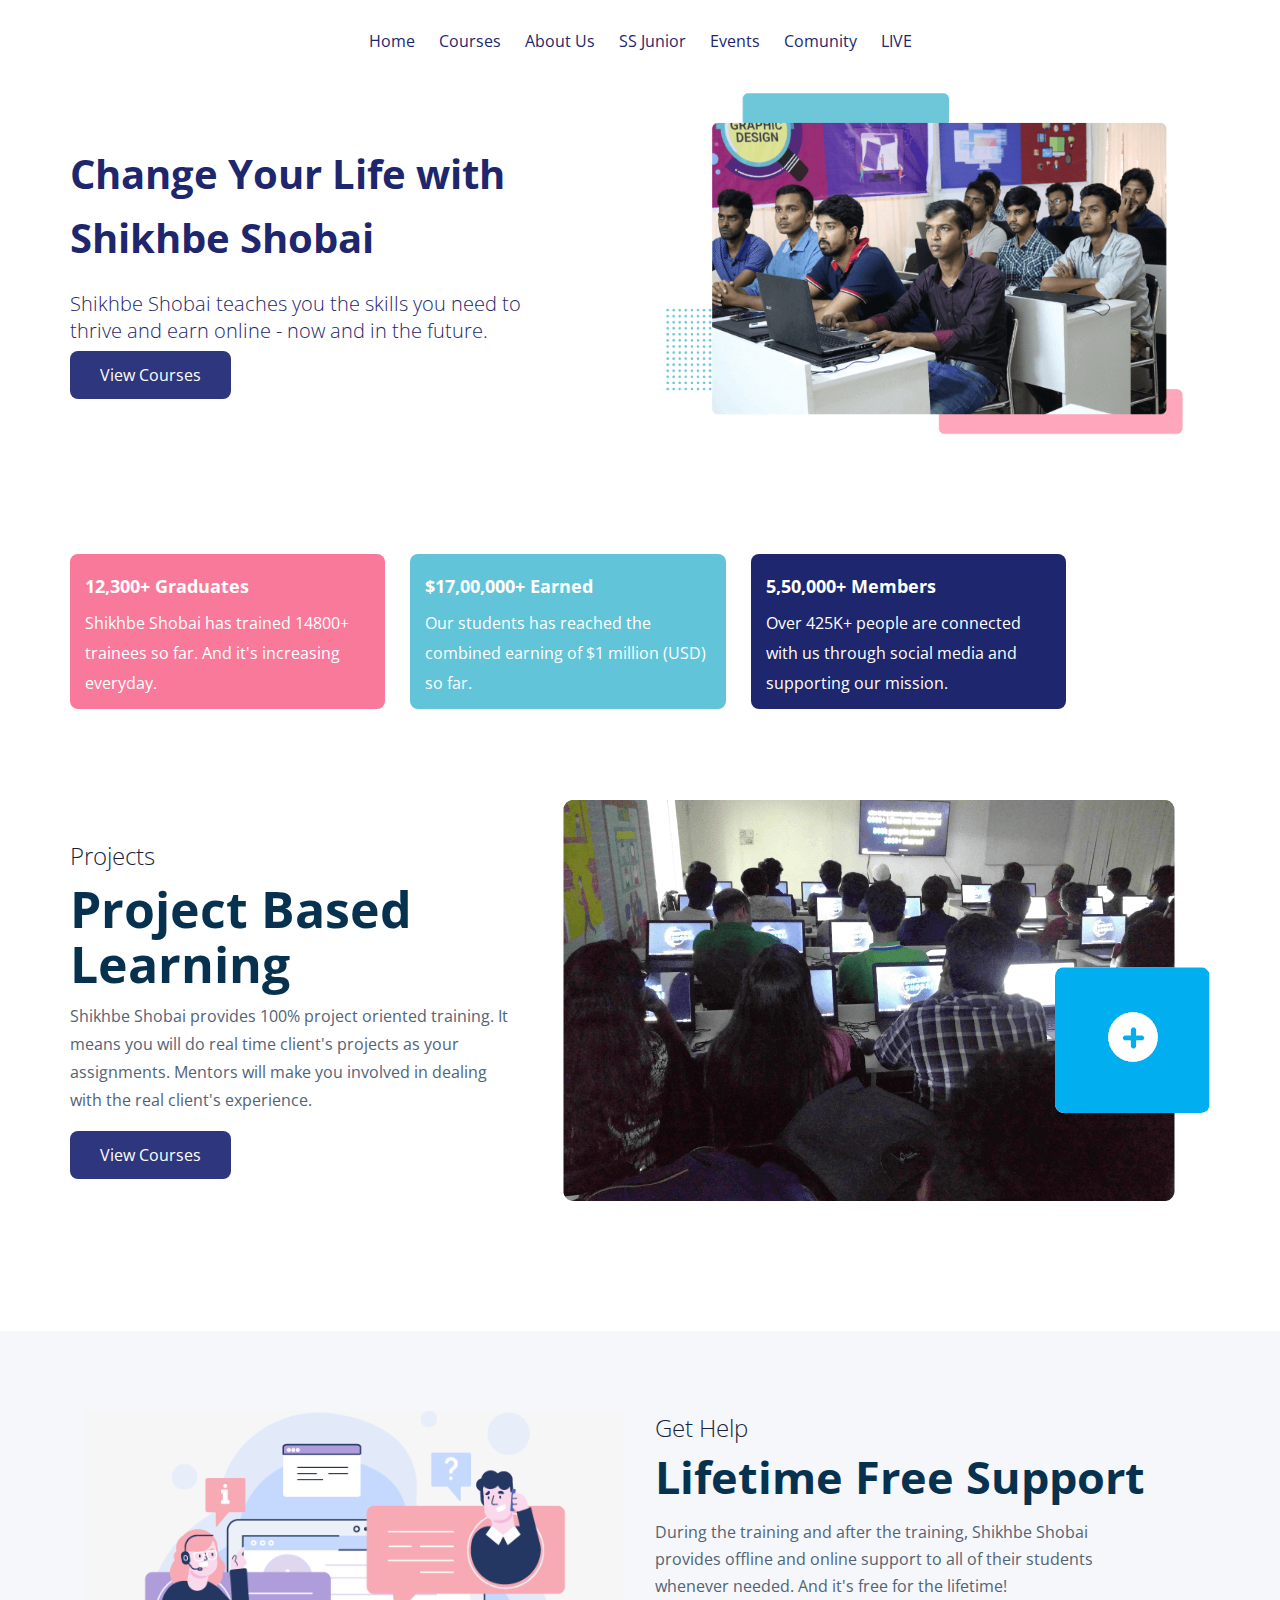
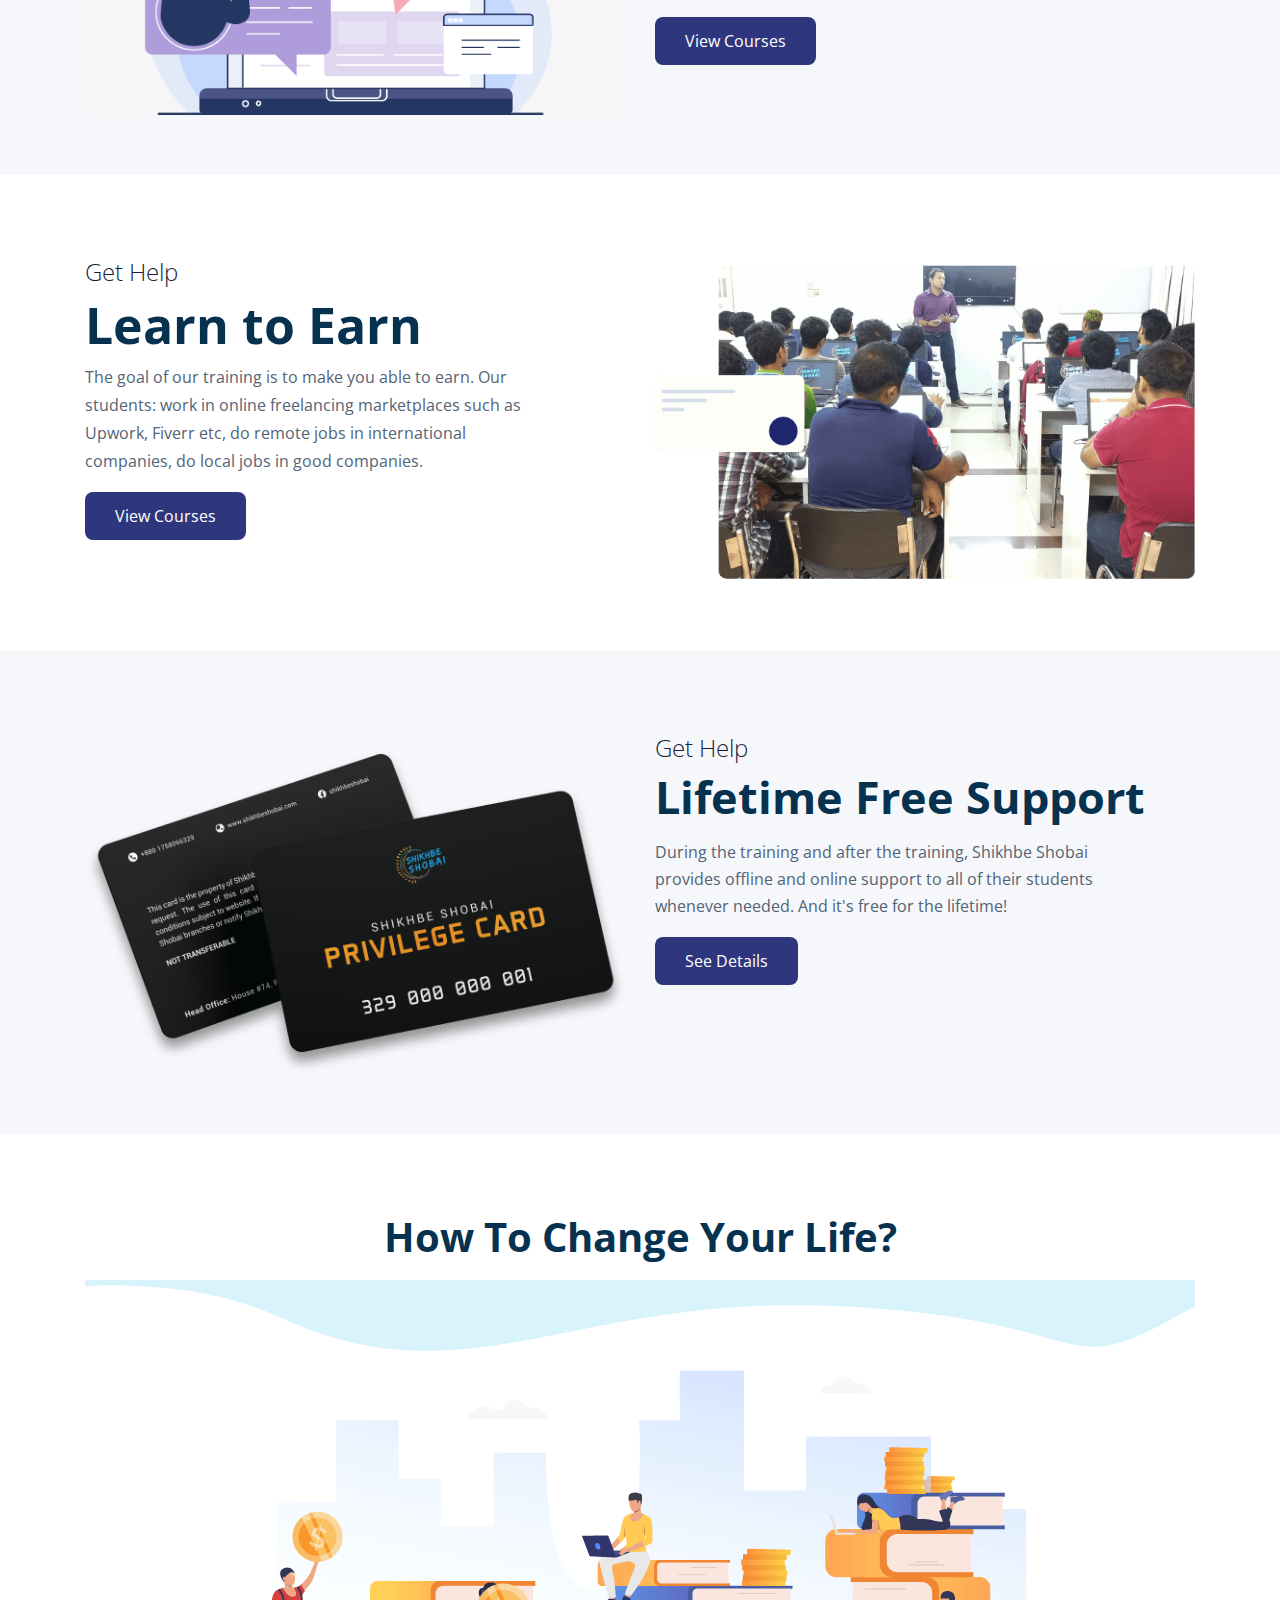
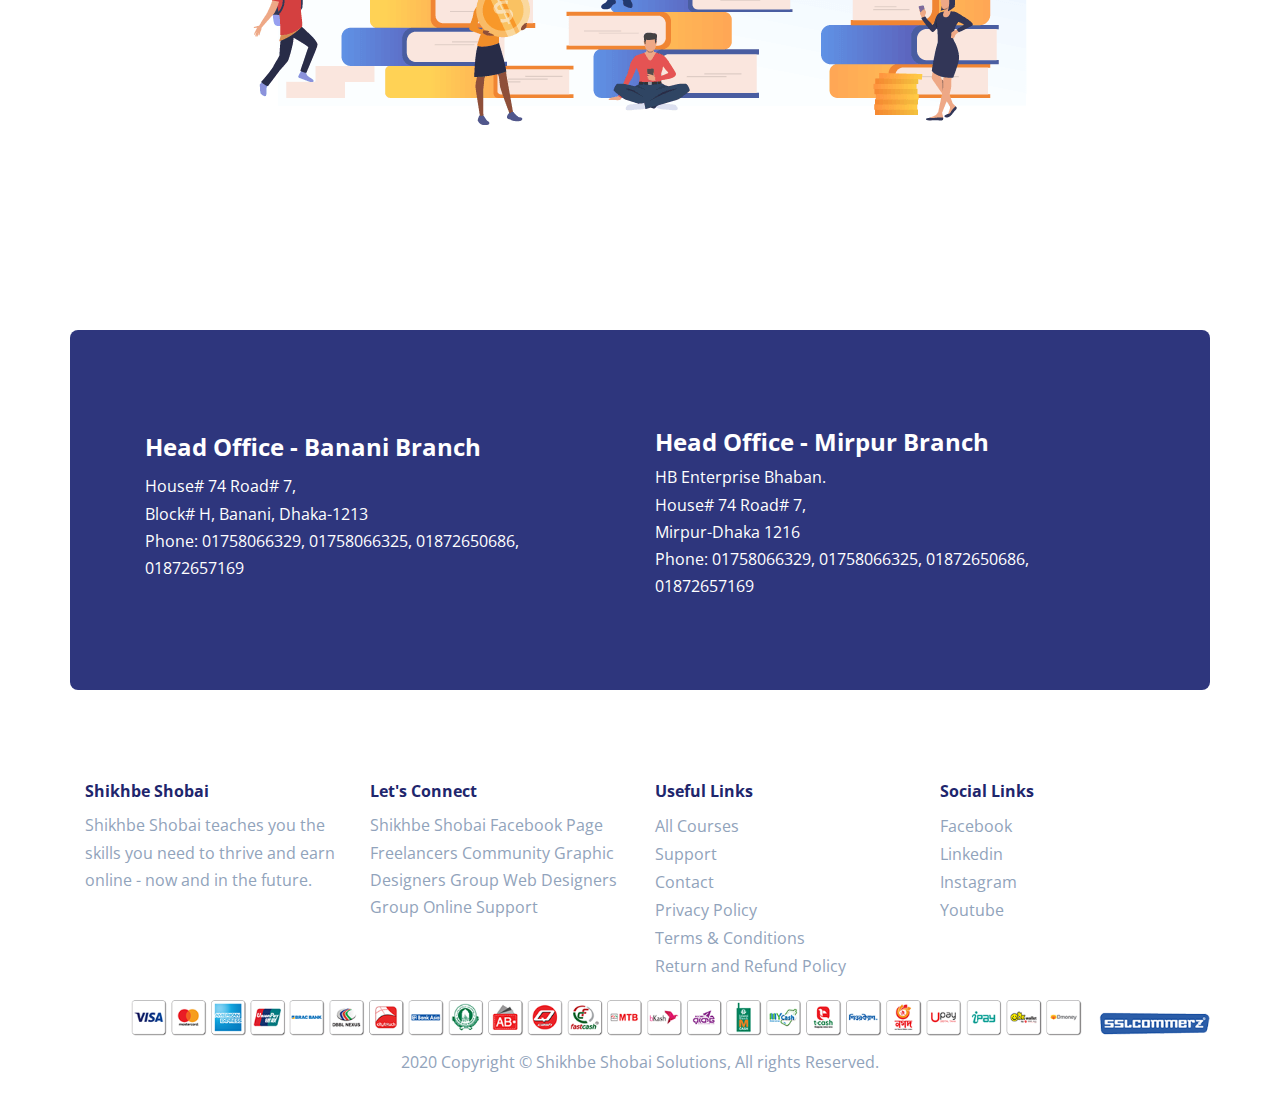
<file: index.html>
<html lang="en">
  <head>
    <meta charset="UTF-8" />
    <meta http-equiv="X-UA-Compatible" content="IE=edge" />
    <meta name="viewport" content="width=device-width, initial-scale=1.0" />
    <link rel="stylesheet" href="CSS/style.css" />
    <link rel="preconnect" href="https://fonts.googleapis.com" />
    <link rel="preconnect" href="https://fonts.gstatic.com" crossorigin />
    <link
      href="https://fonts.googleapis.com/css2?family=Open+Sans:ital,wght@0,300;0,400;0,500;0,600;0,700;0,800;1,300;1,400;1,500;1,600;1,700;1,800&display=swap"
      rel="stylesheet"
    />

    <title>Shikbeshobai</title>
  </head>
  <body>
    <!-- Header Section -->
    <div class="header">
      <div class="container">
        <div class="Menu-box">
          <ul>
            <li><a href="index.html" class="list-items"> Home</a></li>
            <li><a href="" class="list-items">Courses</a></li>
            <li><a href="about.html" class="list-items"> About Us</a></li>
            <li><a href="" class="list-items">SS Junior</a></li>
            <li><a href="" class="list-items">Events</a></li>
            <li><a href="" class="list-items">Comunity</a></li>
            <li><a href="" class="list-items">LIVE</a></li>
          </ul>
        </div>
      </div>
    </div>

    <!-- Banner Section -->
    <div class="banner">
      <div class="container">
        <div class="banner-box">
          <div class="left">
            <h1>Change Your Life with Shikhbe Shobai</h1>
            <p>
              Shikhbe Shobai teaches you the skills you need to <br />
              thrive and earn online - now and in the future.
            </p>
            <a href="" class="banner-btn">View Courses</a>
          </div>
          <div class="right">
            <img src="images/intro.png" alt="" />
          </div>
        </div>
      </div>
    </div>
    <!-- About -->
    <div class="about">
      <div class="container">
        <div class="row">
          <div class="item1 box1">
            <h3>12,300+ Graduates</h3>
            <p>
              Shikhbe Shobai has trained 14800+ trainees so far. And it's
              increasing everyday.
            </p>
          </div>
          <div class="item2 box2">
            <h3>$17,00,000+ Earned</h3>
            <p>
              Our students has reached the combined earning of $1 million (USD)
              so far.
            </p>
          </div>
          <div class="item3 box3">
            <h3>5,50,000+ Members</h3>
            <p>
              Over 425K+ people are connected with us through social media and
              supporting our mission.
            </p>
          </div>
        </div>
      </div>
    </div>

    <!-- Project -->
    <div class="Project">
      <div class="container">
        <div class="project-box">
          <div class="left">
            <span class="subtitle">Projects</span>
            <h2>Project Based Learning</h2>
            <p>
              Shikhbe Shobai provides 100% project oriented training. It <br />
              means you will do real time client's projects as your <br />
              assignments. Mentors will make you involved in dealing <br />
              with the real client's experience.
            </p>
            <a href="" class="banner-btn">View Courses</a>
          </div>
          <div class="right">
            <img src="images/image2.png" alt="" />
          </div>
        </div>
      </div>
    </div>

    <!--Get Help Section -->
    <div class="Get">
      <div class="container">
        <div class="Get-box">
          <div class="left">
            <img src="images/Support.png" alt="" />
          </div>

          <div class="right">
            <span class="subtitle">Get Help</span>
            <h2>Lifetime Free Support</h2>
            <p>
              During the training and after the training, Shikhbe Shobai <br />
              provides offline and online support to all of their students
              <br />
              whenever needed. And it's free for the lifetime!
            </p>
            <a href="" class="get-btn">View Courses</a>
          </div>
        </div>
      </div>
    </div>
    <!-- Earning Section -->
    <div class="Earning">
      <div class="container">
        <div class="Earning-box">
          <div class="left">
            <span class="subtitle">Get Help</span>
            <h2>Learn to Earn</h2>
            <p>
              The goal of our training is to make you able to earn. Our <br />
              students: work in online freelancing marketplaces such as <br />
              Upwork, Fiverr etc, do remote jobs in international <br />
              companies, do local jobs in good companies.
            </p>
            <a href="" class="banner-btn">View Courses</a>
          </div>
          <div class="right">
            <img src="images/image3.png" alt="" />
          </div>
        </div>
      </div>
    </div>
    <!--Privilage Section -->
    <div class="privilage">
      <div class="container">
        <div class="privilage-box">
          <div class="left">
            <img src="images/Card-Mockup.png" alt="" />
          </div>

          <div class="right">
            <span class="subtitle">Get Help</span>
            <h2>Lifetime Free Support</h2>
            <p>
              During the training and after the training, Shikhbe Shobai <br />
              provides offline and online support to all of their students
              <br />
              whenever needed. And it's free for the lifetime!
            </p>
            <a href="" class="get-btn">See Details</a>
          </div>
        </div>
      </div>
    </div>

    <!-- feature section -->
    <div class="feature">
      <div class="container">
        <div class="feature-box">
          <div class="hero-text">
            <h2>How To Change Your Life?</h2>
          </div>

          <div class="feature-images">
            <img src="images/tab-3.png" alt="" />
          </div>
          <div class="tablist"></div>
        </div>
      </div>
    </div>
    <!--video section 
    <div class="Video">
      <div class="container">
        <div class="video-items">
          <video width="320" height="240" autoplay muted>
            <source
              src="https://www.youtube.com/embed/uLDvdlW9VEY"
              type="video/webm"
            />
          </video>
        </div>
      </div>
    </div>
-->
    <!-- Address section -->
    <div class="Address">
      <div class="container">
        <div class="address-box">
          <div class="left">
            <h2>Head Office - Banani Branch</h2>
            <p>
              House# 74 Road# 7, <br />
              Block# H, Banani, Dhaka-1213 <br />
              Phone: 01758066329, 01758066325, 01872650686, <br />
              01872657169
            </p>
          </div>

          <div class="right">
            <h2>Head Office - Mirpur Branch</h2>
            <p>
              HB Enterprise Bhaban. <br />
              House# 74 Road# 7, <br />
              Mirpur-Dhaka 1216 <br />
              Phone: 01758066329, 01758066325, 01872650686, <br />
              01872657169
            </p>
          </div>
        </div>
      </div>
    </div>
    <!-- footer section -->

    <div class="footer-top">
      <div class="container">
        <div class="footer-box">
          <div class="fbox1">
            <h5>Shikhbe Shobai</h5>
            <p>
              Shikhbe Shobai teaches you the <br />
              skills you need to thrive and earn <br />
              online - now and in the future.
            </p>
          </div>

          <div class="fbox2">
            <h5>Let's Connect</h5>
            <p>
              Shikhbe Shobai Facebook Page <br />
              Freelancers Community Graphic <br />
              Designers Group Web Designers <br />
              Group Online Support
            </p>
          </div>
          <div class="fbox3">
            <h5>Useful Links</h5>
            <ul class="list-menu">
              <li><a href="">All Courses</a></li>
              <li><a href="">Support</a></li>
              <li><a href="">Contact</a></li>
              <li><a href="">Privacy Policy</a></li>
              <li><a href=""> Terms & Conditions</a></li>
              <li><a href="">Return and Refund Policy</a></li>
            </ul>
          </div>
          <div class="fbox4">
            <h5>Social Links</h5>
            <ul class="list-menu">
              <li><a href="">Facebook</a></li>
              <li><a href="">Linkedin</a></li>
              <li>
                <a href="">Instagram</a>
              </li>
              <li><a href="">Youtube</a></li>
            </ul>
          </div>
        </div>
        <div class="contianer">
          <div class="footer-box">
            <div class="sslimages">
              <img src="images/ssl_logo.png" alt="" class="image-fluid" />
            </div>
          </div>
        </div>
      </div>
      <!-- Copywrite -->
      <div class="contianer">
        <div class="footer-bottom">
          <div class="copywrite">
            <p>
              2020 Copyright © Shikhbe Shobai Solutions, All rights Reserved.
            </p>
          </div>
        </div>
      </div>
      <!-- footer section End-->
    </div>
  </body>
</html>
</file>
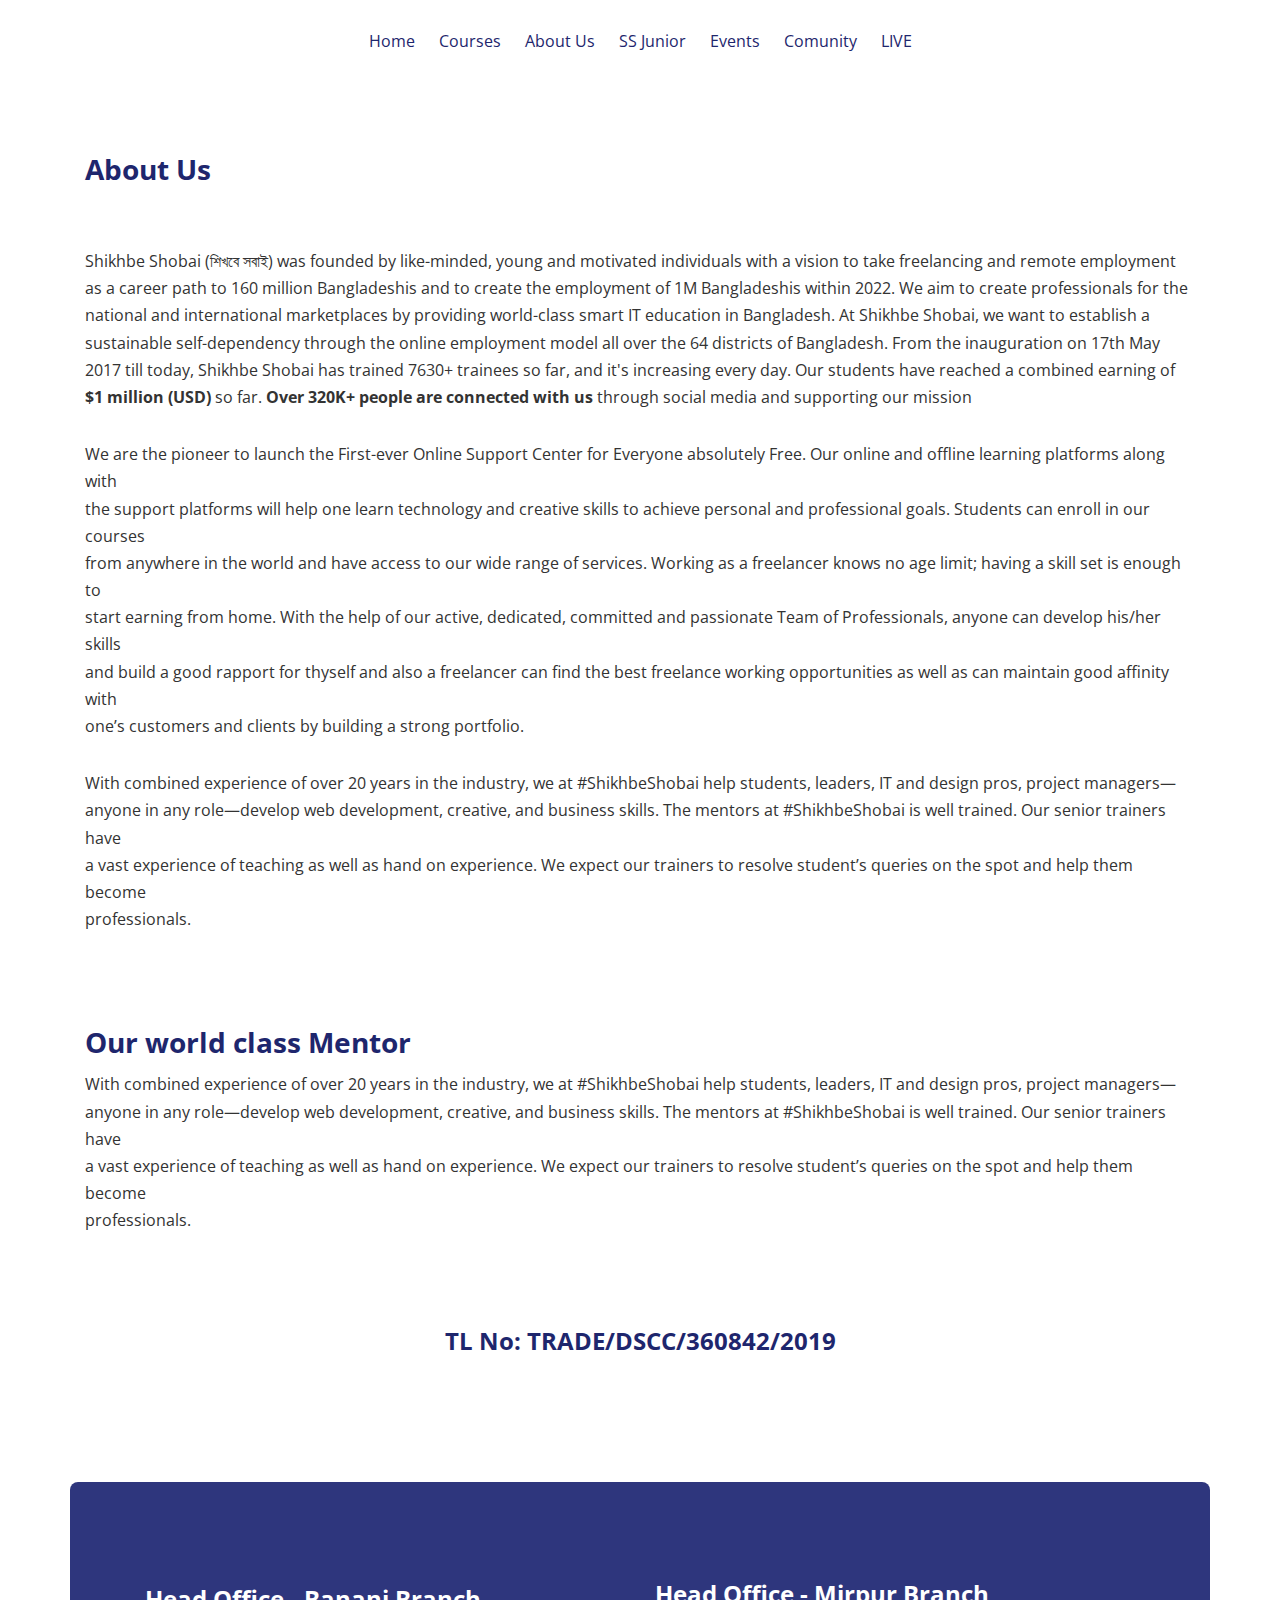
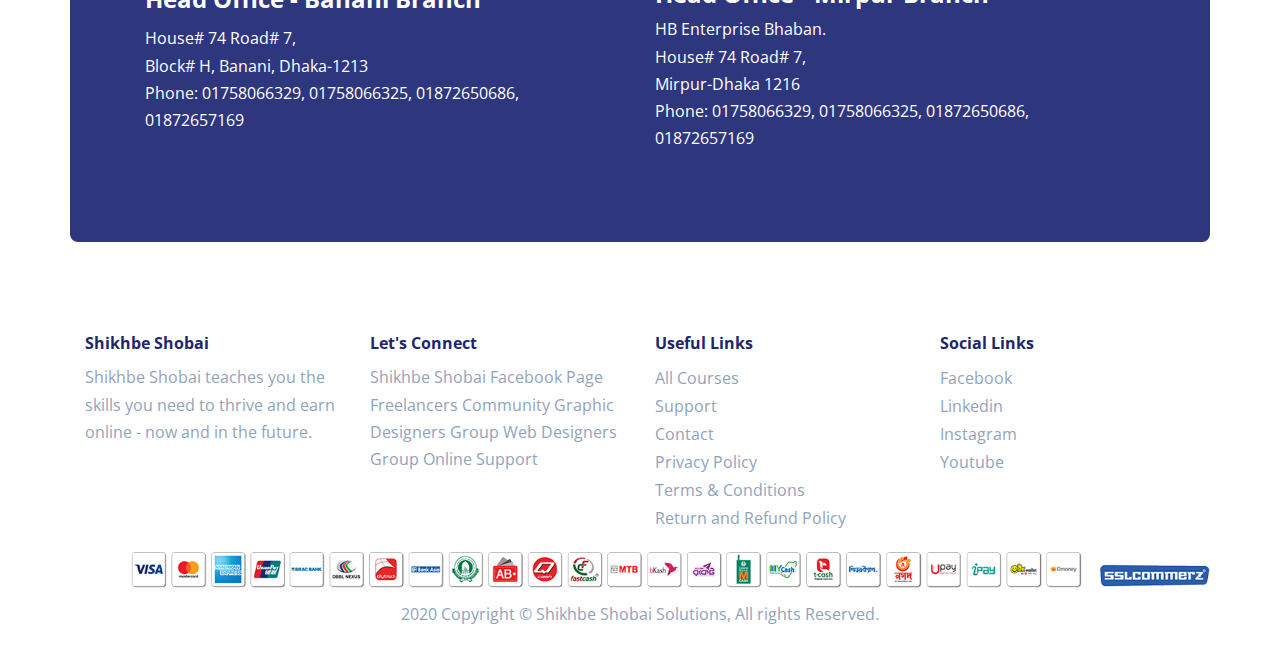
<file: about.html>
<html lang="en">
  <head>
    <meta charset="UTF-8" />
    <meta http-equiv="X-UA-Compatible" content="IE=edge" />
    <meta name="viewport" content="width=device-width, initial-scale=1.0" />
    <link rel="stylesheet" href="CSS/style.css" />
    <link
      href="https://fonts.googleapis.com/css2?family=Open+Sans:ital,wght@0,300;0,400;0,500;0,600;0,700;0,800;1,300;1,400;1,500;1,600;1,700;1,800&display=swap"
      rel="stylesheet"
    />
    <title>Shikbeshobai</title>
  </head>
  <body>
    <!-- Header Section -->
    <div class="header">
      <div class="container">
        <div class="Menu-box">
          <ul>
            <li><a href="index.html" class="list-items"> Home</a></li>
            <li><a href="" class="list-items">Courses</a></li>
            <li><a href="about.html" class="list-items"> About Us</a></li>
            <li><a href="" class="list-items">SS Junior</a></li>
            <li><a href="" class="list-items">Events</a></li>
            <li><a href="" class="list-items">Comunity</a></li>
            <li><a href="" class="list-items">LIVE</a></li>
          </ul>
        </div>
      </div>
    </div>
    <!-- aboutus section -->
    <div class="aboutus">
      <div class="container">
                     <div class="row">
                            <div class="text">
                                <h2 class="text-title">About Us</h2>
                            </div>
                    </div>
              <div class="row">
                   <div class="text">
                        <p>
                        Shikhbe Shobai (শিখবে সবাই) was founded by like-minded, young and
                        motivated individuals with a vision to take freelancing and remote
                        employment  as a career path to 160 million Bangladeshis and to
                        create the employment of 1M Bangladeshis within 2022. We aim to
                        create professionals for the  national and international
                        marketplaces by providing world-class smart IT education in
                        Bangladesh. At Shikhbe Shobai, we want to establish a sustainable
                        self-dependency through the online employment model all over the
                        64 districts of Bangladesh. From the inauguration on 17th May 2017 
                        till today, Shikhbe Shobai has trained 7630+ trainees so far, and
                        it's increasing every day. Our students have reached a combined
                        earning of <strong>$1   million (USD)</strong> so far. <strong>Over 320K+ people are
                            connected with us</strong> through social media and supporting our mission
                        </p>
                        <p>
                        We are the pioneer to launch the First-ever Online Support Center
                        for Everyone absolutely Free. Our online and offline learning
                        platforms along with <br> the support platforms will help one learn
                        technology and creative skills to achieve personal and
                        professional goals. Students can enroll in our courses <br> from
                        anywhere in the world and have access to our wide range of
                        services. Working as a freelancer knows no age limit; having a
                        skill set is enough to <br> start earning from home. With the help of
                        our active, dedicated, committed and passionate Team of
                        Professionals, anyone can develop his/her skills <br> and build a good
                        rapport for thyself and also a freelancer can find the best
                        freelance working opportunities as well as can maintain good
                        affinity with <br> one’s customers and clients by building a strong
                        portfolio.
                        </p>
                        <p>
                        With combined experience of over 20 years in the industry, we at
                        #ShikhbeShobai help students, leaders, IT and design pros, project
                        managers— <br> anyone in any role—develop web development, creative, and
                        business skills. The mentors at #ShikhbeShobai is well trained.
                        Our senior trainers have <br> a vast experience of teaching as well as
                        hand on experience. We expect our trainers to resolve student’s
                        queries on the spot and help them become <br> professionals.
                        </p>
                 </div>
             </div>

                         <div class="row">
                                <div class="text">
                                    <h3 class="text-title">Our world class Mentor</h3>
                                    <p>
                                    With combined experience of over 20 years in the industry, we at
                                    #ShikhbeShobai help students, leaders, IT and design pros, project
                                    managers— <br> anyone in any role—develop web development, creative, and
                                    business skills. The mentors at #ShikhbeShobai is well trained.
                                    Our senior trainers have <br> a vast experience of teaching as well as
                                    hand on experience. We expect our trainers to resolve student’s
                                    queries on the spot and help them become <br> professionals.
                                    </p>
                                </div>
                         </div>
                        <div class="row">
                                <div class="text">
                                    <h4 class="text-title1">TL No: TRADE/DSCC/360842/2019</h4>
                                </div>
                        </div>
      </div>
    </div>
     <!-- Address section -->
     <div class="Address">
        <div class="container">
          <div class="address-box">
            <div class="left">
              <h2>Head Office - Banani Branch</h2>
              <p>
                House# 74 Road# 7, <br />
                Block# H, Banani, Dhaka-1213 <br />
                Phone: 01758066329, 01758066325, 01872650686, <br />
                01872657169
              </p>
            </div>
  
            <div class="right">
              <h2>Head Office - Mirpur Branch</h2>
              <p>
                HB Enterprise Bhaban. <br />
                House# 74 Road# 7, <br />
                Mirpur-Dhaka 1216 <br />
                Phone: 01758066329, 01758066325, 01872650686, <br />
                01872657169
              </p>
            </div>
          </div>
        </div>
      </div>
      <!-- footer section -->
  
      <div class="footer-top">
        <div class="container">
          <div class="footer-box">
            <div class="fbox1">
              <h5>Shikhbe Shobai</h5>
              <p>
                Shikhbe Shobai teaches you the <br />
                skills you need to thrive and earn <br />
                online - now and in the future.
              </p>
            </div>
  
            <div class="fbox2">
              <h5>Let's Connect</h5>
              <p>
                Shikhbe Shobai Facebook Page <br />
                Freelancers Community Graphic <br />
                Designers Group Web Designers <br />
                Group Online Support
              </p>
            </div>
            <div class="fbox3">
              <h5>Useful Links</h5>
              <ul class="list-menu">
                <li><a href="">All Courses</a></li>
                <li><a href="">Support</a></li>
                <li><a href="">Contact</a></li>
                <li><a href="">Privacy Policy</a></li>
                <li><a href=""> Terms & Conditions</a></li>
                <li><a href="">Return and Refund Policy</a></li>
              </ul>
            </div>
            <div class="fbox4">
              <h5>Social Links</h5>
              <ul class="list-menu">
                <li><a href="">Facebook</a></li>
                <li><a href="">Linkedin</a></li>
                <li>
                  <a href="">Instagram</a>
                </li>
                <li><a href="">Youtube</a></li>
              </ul>
            </div>
          </div>
          <div class="contianer">
            <div class="footer-box">
              <div class="sslimages">
                <img src="images/ssl_logo.png" alt="" class="image-fluid" />
              </div>
            </div>
          </div>
        </div>
        <!-- Copywrite -->
        <div class="contianer">
          <div class="footer-bottom">
            <div class="copywrite">
              <p>
                2020 Copyright © Shikhbe Shobai Solutions, All rights Reserved.
              </p>
            </div>
          </div>
        </div>
        <!-- footer section End-->
  </body>
</html>
</file>
<file: CSS/style.css>
* {
  margin: 0;
  padding: 0;
}
@import url("https://fonts.googleapis.com/css2?family=Open+Sans:ital,wght@0,300;0,400;0,500;0,600;0,700;0,800;1,300;1,400;1,500;1,600;1,700;1,800&display=swap");
body {
  font-family: "Open Sans", sans-serif;
}
/* header section */
.header {
  width: 100%;
  position: fixed;
  background-color: #ffff;
}
.container {
  max-width: 1140px;
  margin: auto;
}
.Menu-box {
  text-align: center;
  padding: 30px;
}
.header ul {
  list-style: none;
}
.header li {
  display: inline-block;
}
.header a {
  text-decoration: none;
  color: #1e266d;
  padding: 15px 10px;
}
.header li:hover {
  transition: 0.5s;
  transform: scale(1.3);
  display: inline-block;
}
.header .list-items {
  font-size: 16px;
  font-weight: ;
}
/* banner section */
.banner {
  width: 100%;
  color: #1e266d;
}
.banner-box {
  padding-top: 80px;
  padding-bottom: 25px;
  align-items: center;
  display: flex;
}
.banner-box .left {
  flex-basis: 50%;
}
.banner-box .right {
  flex-basis: 50%;
}
.banner-box .left h1 {
  font-size: 40px;
  margin-bottom: 10px;
  font-weight: 700;
  line-height: 1.6;
}
.banner-box .left p {
  font-size: 20px;
  font-weight: 300;
  margin-top: 20px;
  margin-bottom: 20px;
}
.banner-box .left a {
  padding: 13px 30px;
  border-radius: 8px;
  color: #ffff;
  background: #2e367d;
  font-size: 16px;
  cursor: pointer;
  text-decoration: none;
}
.banner-box .left a:hover {
  transition: 0.5s;
  background-color: #00aeef;
}
.banner-box .right img {
  width: 100%;
  height: auto;
}
/* about */
.about {
  width: 100%;
  padding-top: 80px;
  padding-bottom: 45px;
}
.row {
  /* align-items: center; */
  display: flex;
  margin-right: 119px;
  margin-left: 0px;
}
.row h3 {
  font-size: 18px;
  font-weight: 700;
  margin-bottom: 10px;
}
.row p {
  font-size: 16px;
  /* margin-right: 25px; */
  line-height: 1.9;
  align-items: center;
}
.item1 {
  flex-basis: 33.3333%;
}
.item2 {
  flex-basis: 33.3333%;
}
.item3 {
  flex-basis: 33.3333%;
}
.item1,
.item2,
.item3 {
  padding-top: 20px;
  padding-right: 15px;
  padding-bottom: 10px;
  padding-left: 15px;
}
.box1 {
  background: #f9799a;
  border-radius: 8px;
  margin-right: 25px;
  color: white;
}
.box2 {
  background: #61c4d8;
  border-radius: 8px;
  margin-right: 25px;
  align-items: center;
  color: white;
}

.box3 {
  background: #1e266d;
  border-radius: 8px;
  margin-right: 25px;
  align-items: center;
  color: white;
}
.subtitle {
  color: #171f3c;
  margin-bottom: 10px;
  font-size: 24px;
  font-weight: 300;
  display: block;
}
/* Project */

.project {
  width: 100%;
  color: #1e266d;
  padding-bottom: 80px;
}

.project-box {
  padding-top: 25px;
  padding-bottom: 25px;
  align-items: center;
  display: flex;
}

.project.left {
  flex-basis: 50%;
}
.project.right {
  flex-basis: 50%;
}
.project-box .left a,
.Earning-box .left a {
  padding: 13px 30px;
  border-radius: 8px;
  color: #ffff;
  background: #2e367d;
  font-size: 16px;
  cursor: pointer;
  text-decoration: none;
}
.project-box .left a:hover,
.Earning-box .left a:hover {
  transition: 0.5s;
  background-color: #00aeef;
}

.project-box .left h2,
.Earning-box .left h2 {
  font-weight: 600;
  font-size: 50px;
  margin-bottom: 10px;
  font-weight: 700;
  line-height: 1.1;
  color: #07324f;
}
.project-box .left p,
.Earning-box .left p {
  color: #526375;
  font-size: 16px;
  line-height: 28px;
  font-weight: 400;
  margin-bottom: 30px;

  margin-top: 0px;
}
/*Get help section  */
.Get {
  width: 100%;
  padding: 80px 0px 60px;
  background: #f5f7fa;
}
.Get-box {
  display: flex;
}
.Get-box .left,
.privilage-box .left {
  flex-basis: 50%;
  padding: 0px 15px;
}
.Get-box .right,
.privilage-box .right {
  flex-basis: 50%;
  padding: 0px 15px;
  text-align: left;
}
.right .subtitle {
  color: #171f3c;
  font-size: 24px;
  font-weight: 300;
  display: block;
  /* margin-top: 20px; */
}
.right h2 {
  font-size: 45px;
  color: 07324F;
  line-height: 1;
  font-weight: 700;
  margin-bottom: 20px;
}
.right p {
  font-size: 16px;
  color: #526375;
  line-height: 1.7;
  font-weight: 400;
  margin-bottom: 30px;
}
.right a {
  border-radius: 8px;
  background-color: #2e367d;
  color: #fff;
  padding: 13px 30px;
  cursor: pointer;
  font-size: 16px;
  text-decoration: none;
}
.right a:hover {
  transition: 0.5s;
  background-color: #00aeef;
}

/* Earning section */
.Earning {
  width: 100%;
  padding: 80px 0px 60px;
}
.Earning-box {
  display: flex;
}
.Earning .left {
  flex-basis: 50%;
  padding: 0px 15px;
}
.Earning .right {
  flex-basis: 50%;
  padding: 0px 15px;
}
.Earning .right img {
  width: 100%;
  height: auto;
}

/* Privilage section */
.privilage {
  width: 100%;
  padding: 80px 0px 60px;
  background-color: #f5f7fa;
}
.privilage-box {
  display: flex;
}

.privilage-box .left {
  flex-basis: 50%;
  padding: 0px 15px;
}

.privilage .right {
  flex-basis: 50%;
  padding: 0px 15px;
  text-align: left;
}
.left img {
  width: 100%;
  height: auto;
}
/* feature section */
.feature {
  width: 100%;
  padding: 80px 0px;
}
.feature-box {
  display: flex;
  flex-wrap: wrap;
  margin-left: -15px;
  margin-right: -15px;
  padding: 0px 15px;
  justify-content: center;
}
.hero-text h2 {
  font-size: 40px;
  font-weight: 700;
  color: 07324F;
  margin-bottom: 20px;
  line-height: 46px;
}
/* video section 
.Video {
  width: 100%;
  padding: 80px 0px;
}
*/
/* Address section */
.Address {
  width: 100%;
  margin: 75px 0px 0px;
}
.address-box {
  display: flex;
  background: #2e367d;
  padding: 100px 60px 80px;
  border-radius: 8px;
  margin-bottom: 60px;
}
.address-box .left {
  flex-basis: 50%;
  padding: 0px 15px;
}
.address-box .right {
  flex-basis: 50%;
  padding: 0px 15px;
}
.address-box .left h2,
.address-box .right h2 {
  font-size: 24px;
  font-weight: 700;
  color: #fff;
  margin-bottom: 10px;
}
.address-box .left p,
.address-box .right p {
  font-size: 16px;
  font-weight: 400;
  color: #fff;
  line-height: 1.7;
  margin-bottom: 10px;
}
/* footer top section*/
.footer-top {
  width: 100%;
  padding: 30px 0px 20px;
}
.footer-box {
  display: flex;
}
.fbox1,
.fbox2,
.fbox3,
.fbox4 {
  flex-basis: 25%;
  padding: 0px 15px;
}
.fbox1 h5,
.fbox2 h5,
.fbox3 h5,
.fbox4 h5 {
  color: #1e266d;
  font-size: 16px;
  margin: 0px 0px 10px;
}
.fbox1 p,
.fbox2 p {
  color: #91a3bb;
  font-weight: 400;
  line-height: 1.7;
}
.fbox3 .list-menu,
.fbox4 .list-menu {
  list-style: none;
}
.fbox3 a,
.fbox4 a {
  text-decoration: none;
}
.fbox3 .list-menu a,
.fbox4 .list-menu a {
  line-height: 28px;
  color: #91a3bb;
}
.fbox3 li a,
.fbox4 li a {
  color: black;
}
.fbox3 li a:hover,
.fbox4 li a:hover {
  color: black;
  padding-left: 10px;
}
.sslimages {
  padding: 20px 0px 0px;
}
.image-fluid {
  width: 100%;
  height: auto;
}
.footer-bottom {
  padding: 15px 0px;
}
.copywrite p {
  text-align: center;
  color: #91a3bb;
}
/* about us part css start */
.aboutus {
  width: 100%;
  padding: 130px 0px 0px;
}
.aboutus .row {
  display: flex;
  width: 100%;
}
.text {
  flex-basis: 100%;
  padding: 20px 0px 30px;
  margin-bottom: 10px;
}
.text .text-title {
  font-size: 28px;
  color: #1e266d;
  font-weight: 700;
  padding: 0px 15px;
}
.aboutus .text p {
  color: #333;
  font-size: 16px;
  line-height: 1.7;
  font-weight: 400;
  margin-bottom: 30px;
  padding: 0px 15px;
}
.aboutus .h3 {
  font-size: 24px;
  font-weight: 700;
}
.aboutus .text-title1 {
  color: #1e266d;
  font-size: 24px;
  font-weight: 700;
  text-align: center;
  margin: 0px 0px 10px;
}
</file>
